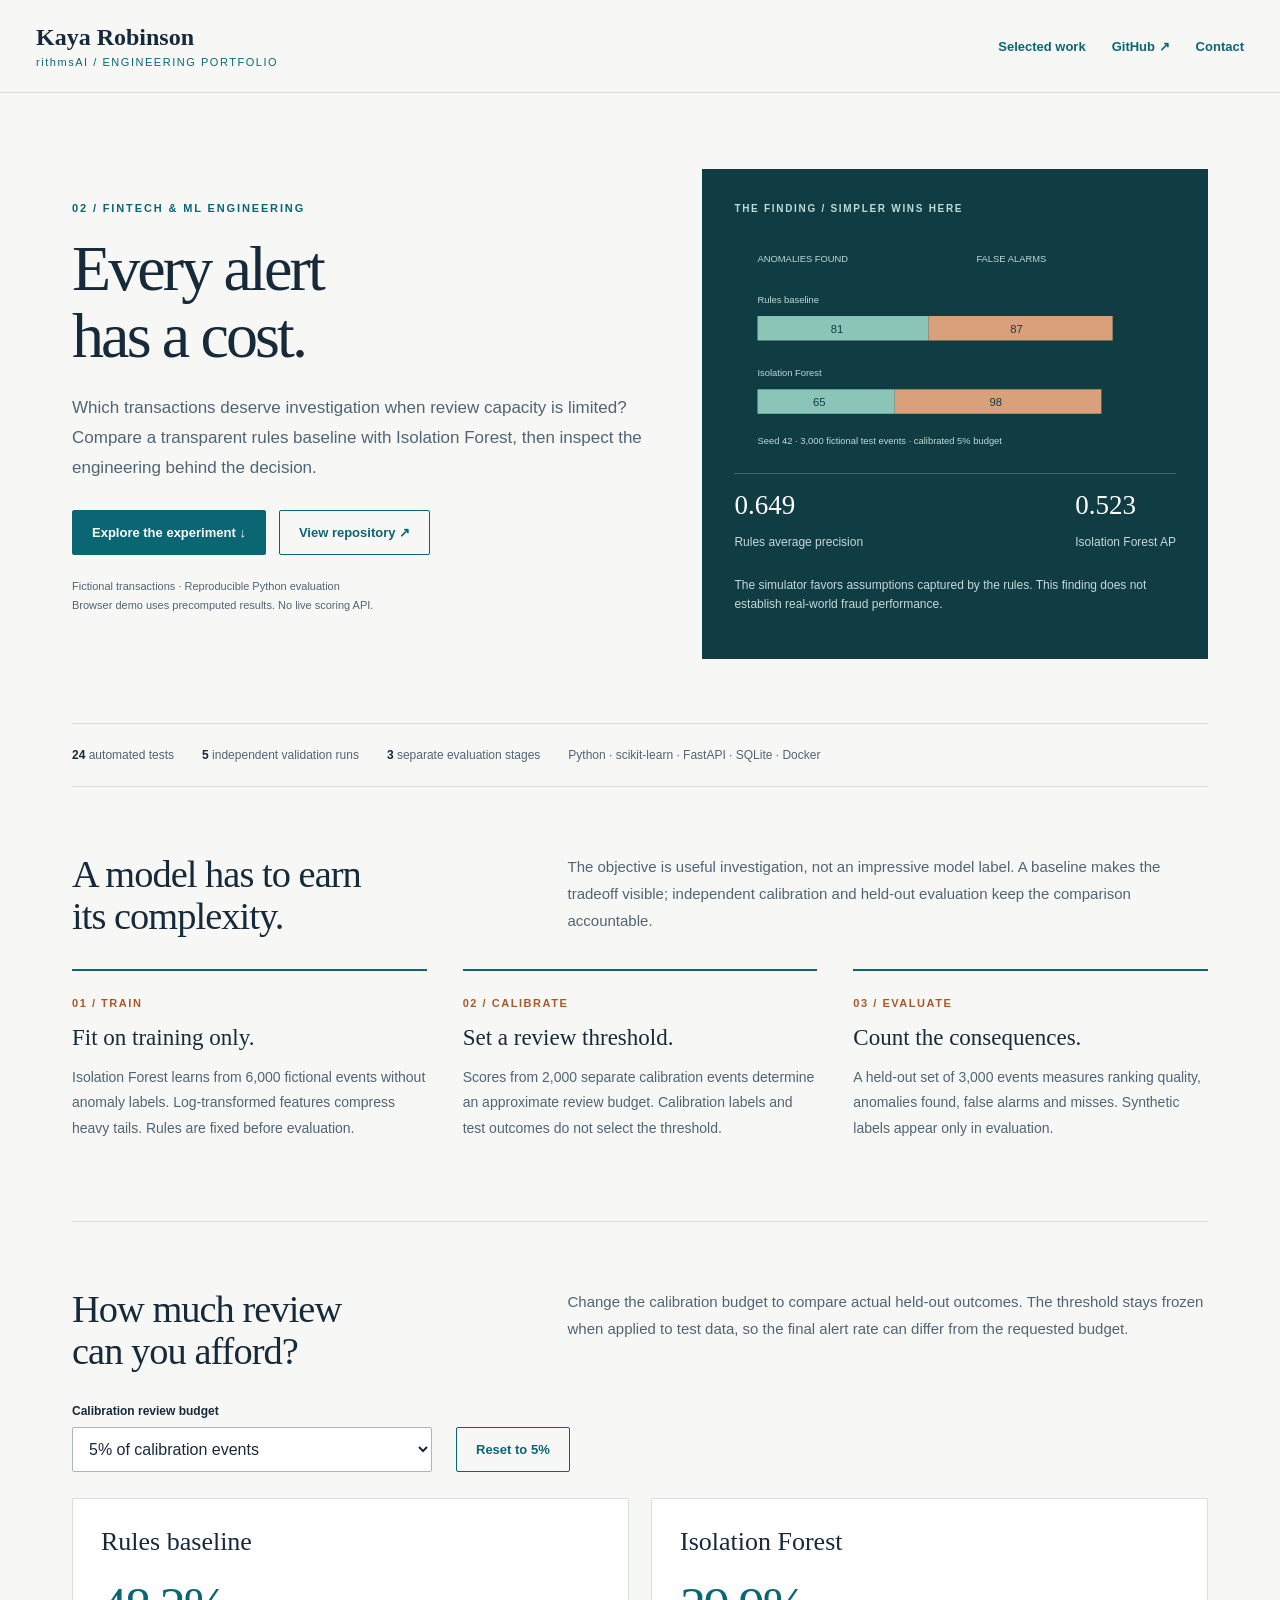
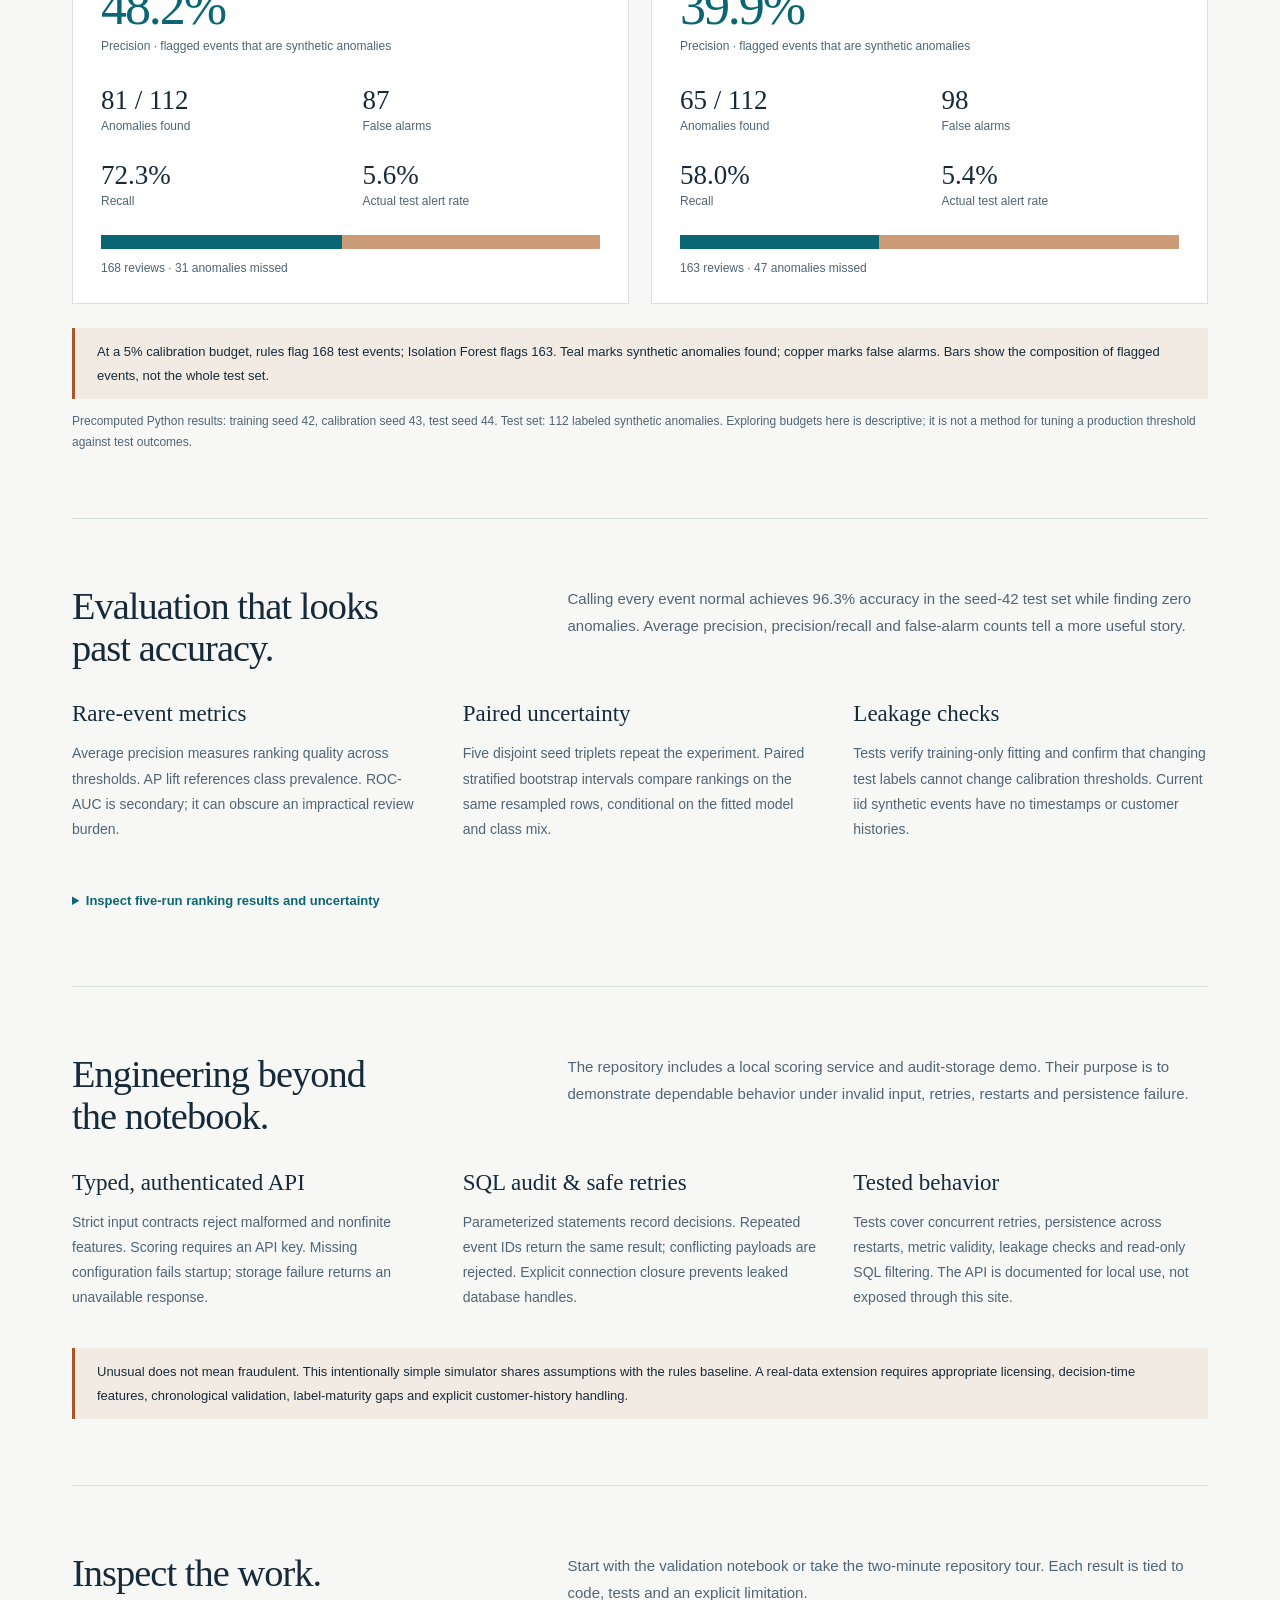
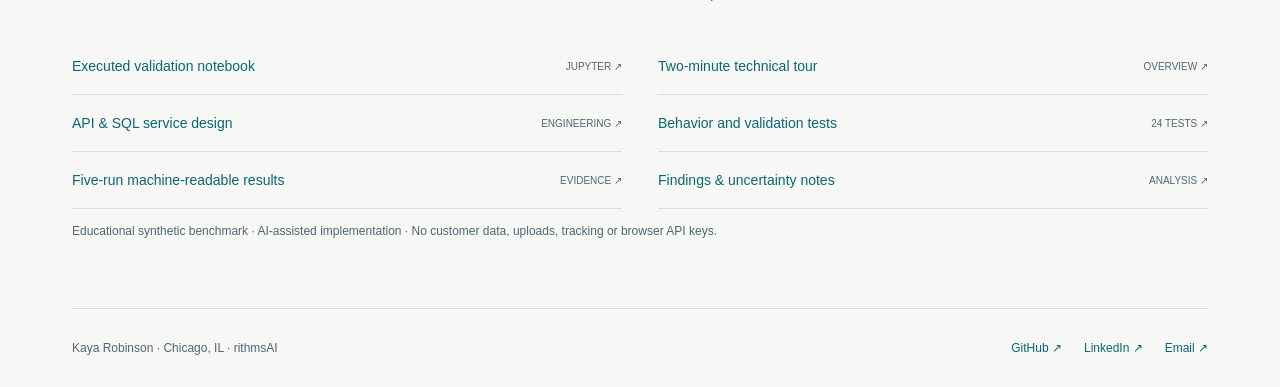
<file: index.html>
<!doctype html><html lang="en"><head><meta charset="utf-8"><meta name="viewport" content="width=device-width,initial-scale=1"><meta name="description" content="A reproducible rules-versus-ML experiment with transparent review costs, safe API design and leakage checks."><meta name="theme-color" content="#103c44"><meta property="og:title" content="Transaction Anomaly Lab"><meta property="og:description" content="A reproducible rules-versus-ML experiment with transparent review costs, safe API design and leakage checks."><title>Transaction Anomaly Lab | Kaya Robinson · rithmsAI</title><link rel="icon" href="assets/favicon.svg" type="image/svg+xml"><link rel="stylesheet" href="assets/site.css"></head><body><a class="skip" href="#main">Skip to content</a><header class="topbar"><a class="brand" href="https://rithmsai.github.io/tripleten-portfolio/">Kaya Robinson<small>rithmsAI / ENGINEERING PORTFOLIO</small></a><nav aria-label="Main navigation"><a href="https://rithmsai.github.io/tripleten-portfolio/#projects">Selected work</a><a href="https://github.com/rithmsAI">GitHub ↗</a><a href="mailto:builtbykaya.ai@gmail.com">Contact</a></nav></header><main id="main" class="wrap"><div class="hero"><div><p class="eyebrow">02 / FinTech &amp; ML engineering</p><h1>Every alert<br>has a cost.</h1><p class="lede">Which transactions deserve investigation when review capacity is limited? Compare a transparent rules baseline with Isolation Forest, then inspect the engineering behind the decision.</p><div class="actions"><a class="button" href="#explore">Explore the experiment ↓</a><a class="button secondary" href="https://github.com/rithmsAI/transaction-anomaly-lab">View repository ↗</a></div><p class="trust-line">Fictional transactions · Reproducible Python evaluation<br>Browser demo uses precomputed results. No live scoring API.</p></div><aside class="hero-art"><p class="eyebrow">The finding / simpler wins here</p><svg viewBox="0 0 470 230" role="img" aria-label="Rules found 81 synthetic anomalies with 87 false alarms; Isolation Forest found 65 with 98 false alarms"><g class="chart-text"><text x="25" y="24">ANOMALIES FOUND</text><text x="258" y="24">FALSE ALARMS</text><text x="25" y="68">Rules baseline</text><text x="25" y="146">Isolation Forest</text></g><rect x="25" y="82" width="182" height="26" fill="#8bc5b8"/><rect x="207" y="82" width="196" height="26" fill="#d8a17b"/><rect x="25" y="160" width="146" height="26" fill="#8bc5b8"/><rect x="171" y="160" width="220" height="26" fill="#d8a17b"/><g fill="#103c44" font-family="Arial,sans-serif" font-size="12"><text x="103" y="100">81</text><text x="294" y="100">87</text><text x="84" y="178">65</text><text x="272" y="178">98</text></g><text x="25" y="218" class="chart-text">Seed 42 · 3,000 fictional test events · calibrated 5% budget</text></svg><div class="art-caption"><div><strong>0.649</strong><p>Rules average precision</p></div><div><strong>0.523</strong><p>Isolation Forest AP</p></div></div><p>The simulator favors assumptions captured by the rules. This finding does not establish real-world fraud performance.</p></aside></div><div class="meta"><span><strong>24</strong> automated tests</span><span><strong>5</strong> independent validation runs</span><span><strong>3</strong> separate evaluation stages</span><span>Python · scikit-learn · FastAPI · SQLite · Docker</span></div>
<section><div class="section-heading"><h2>A model has to earn<br>its complexity.</h2><p>The objective is useful investigation, not an impressive model label. A baseline makes the tradeoff visible; independent calibration and held-out evaluation keep the comparison accountable.</p></div><div class="detail-grid"><div class="step"><small>01 / TRAIN</small><h3>Fit on training only.</h3><p>Isolation Forest learns from 6,000 fictional events without anomaly labels. Log-transformed features compress heavy tails. Rules are fixed before evaluation.</p></div><div class="step"><small>02 / CALIBRATE</small><h3>Set a review threshold.</h3><p>Scores from 2,000 separate calibration events determine an approximate review budget. Calibration labels and test outcomes do not select the threshold.</p></div><div class="step"><small>03 / EVALUATE</small><h3>Count the consequences.</h3><p>A held-out set of 3,000 events measures ranking quality, anomalies found, false alarms and misses. Synthetic labels appear only in evaluation.</p></div></div></section>
<section id="explore"><div class="section-heading"><h2>How much review<br>can you afford?</h2><p>Change the calibration budget to compare actual held-out outcomes. The threshold stays frozen when applied to test data, so the final alert rate can differ from the requested budget.</p></div><div class="controls"><div class="control" style="max-width:360px"><label for="budget">Calibration review budget</label><select id="budget"><option value="1">1% of calibration events</option><option value="2">2% of calibration events</option><option value="5" selected>5% of calibration events</option><option value="10">10% of calibration events</option><option value="20">20% of calibration events</option></select></div><button type="button" class="button secondary" id="reset">Reset to 5%</button></div><div class="result-grid" id="results" aria-live="polite" aria-atomic="true"></div><div class="note"><span id="insight"></span> Teal marks synthetic anomalies found; copper marks false alarms. Bars show the composition of flagged events, not the whole test set.</div><p class="chart-note">Precomputed Python results: training seed 42, calibration seed 43, test seed 44. Test set: 112 labeled synthetic anomalies. Exploring budgets here is descriptive; it is not a method for tuning a production threshold against test outcomes.</p></section>
<section><div class="section-heading"><h2>Evaluation that looks<br>past accuracy.</h2><p>Calling every event normal achieves 96.3% accuracy in the seed-42 test set while finding zero anomalies. Average precision, precision/recall and false-alarm counts tell a more useful story.</p></div><div class="detail-grid"><div><h3>Rare-event metrics</h3><p>Average precision measures ranking quality across thresholds. AP lift references class prevalence. ROC-AUC is secondary; it can obscure an impractical review burden.</p></div><div><h3>Paired uncertainty</h3><p>Five disjoint seed triplets repeat the experiment. Paired stratified bootstrap intervals compare rankings on the same resampled rows, conditional on the fitted model and class mix.</p></div><div><h3>Leakage checks</h3><p>Tests verify training-only fitting and confirm that changing test labels cannot change calibration thresholds. Current iid synthetic events have no timestamps or customer histories.</p></div></div><details><summary>Inspect five-run ranking results and uncertainty</summary><div class="table-scroll"><table><thead><tr><th>Base seed</th><th>Rules AP</th><th>Isolation Forest AP</th><th>95% interval: rules minus ML AP</th></tr></thead><tbody><tr><td>42</td><td>0.6493</td><td>0.5234</td><td>0.0559 to 0.1992</td></tr><tr><td>142</td><td>0.7011</td><td>0.5249</td><td>0.1006 to 0.2424</td></tr><tr><td>242</td><td>0.6709</td><td>0.4352</td><td>0.1532 to 0.3054</td></tr><tr><td>342</td><td>0.7378</td><td>0.4969</td><td>0.1592 to 0.3203</td></tr><tr><td>442</td><td>0.6877</td><td>0.5143</td><td>0.0978 to 0.2455</td></tr></tbody></table></div><p class="chart-note">300 paired stratified bootstrap replicates per run. Intervals do not represent full training uncertainty or guarantees about real financial populations.</p></details></section>
<section><div class="section-heading"><h2>Engineering beyond<br>the notebook.</h2><p>The repository includes a local scoring service and audit-storage demo. Their purpose is to demonstrate dependable behavior under invalid input, retries, restarts and persistence failure.</p></div><div class="detail-grid"><div><h3>Typed, authenticated API</h3><p>Strict input contracts reject malformed and nonfinite features. Scoring requires an API key. Missing configuration fails startup; storage failure returns an unavailable response.</p></div><div><h3>SQL audit &amp; safe retries</h3><p>Parameterized statements record decisions. Repeated event IDs return the same result; conflicting payloads are rejected. Explicit connection closure prevents leaked database handles.</p></div><div><h3>Tested behavior</h3><p>Tests cover concurrent retries, persistence across restarts, metric validity, leakage checks and read-only SQL filtering. The API is documented for local use, not exposed through this site.</p></div></div><div class="note">Unusual does not mean fraudulent. This intentionally simple simulator shares assumptions with the rules baseline. A real-data extension requires appropriate licensing, decision-time features, chronological validation, label-maturity gaps and explicit customer-history handling.</div></section>
<section><div class="section-heading"><h2>Inspect the work.</h2><p>Start with the validation notebook or take the two-minute repository tour. Each result is tied to code, tests and an explicit limitation.</p></div><div class="evidence-list"><a href="https://github.com/rithmsAI/transaction-anomaly-lab/blob/main/notebooks/01_validation.ipynb">Executed validation notebook <small>JUPYTER ↗</small></a><a href="https://github.com/rithmsAI/transaction-anomaly-lab/blob/main/docs/RECRUITER.md">Two-minute technical tour <small>OVERVIEW ↗</small></a><a href="https://github.com/rithmsAI/transaction-anomaly-lab/blob/main/docs/SERVICE.md">API &amp; SQL service design <small>ENGINEERING ↗</small></a><a href="https://github.com/rithmsAI/transaction-anomaly-lab/tree/main/tests">Behavior and validation tests <small>24 TESTS ↗</small></a><a href="https://github.com/rithmsAI/transaction-anomaly-lab/blob/main/reports/validation_audit.json">Five-run machine-readable results <small>EVIDENCE ↗</small></a><a href="https://github.com/rithmsAI/transaction-anomaly-lab/blob/main/reports/extension_findings.md">Findings &amp; uncertainty notes <small>ANALYSIS ↗</small></a></div><p class="chart-note">Educational synthetic benchmark · AI-assisted implementation · No customer data, uploads, tracking or browser API keys.</p></section></main><script>const transactionData={"Rules baseline": {"1": {"average_precision": 0.6493297881690492, "precision": 0.8695652173913043, "recall": 0.17857142857142858, "alert_rate": 0.007666666666666666, "true_positives": 20, "false_positives": 3, "false_negatives": 92, "true_negatives": 2885, "threshold": 1.8528500921305004}, "2": {"average_precision": 0.6493297881690492, "precision": 0.8627450980392157, "recall": 0.39285714285714285, "alert_rate": 0.017, "true_positives": 44, "false_positives": 7, "false_negatives": 68, "true_negatives": 2881, "threshold": 1.497238118410778}, "5": {"average_precision": 0.6493297881690492, "precision": 0.48214285714285715, "recall": 0.7232142857142857, "alert_rate": 0.056, "true_positives": 81, "false_positives": 87, "false_negatives": 31, "true_negatives": 2801, "threshold": 0.9380492698410248}, "10": {"average_precision": 0.6493297881690492, "precision": 0.2830188679245283, "recall": 0.8035714285714286, "alert_rate": 0.106, "true_positives": 90, "false_positives": 228, "false_negatives": 22, "true_negatives": 2660, "threshold": 0.7043103581028455}, "20": {"average_precision": 0.6493297881690492, "precision": 0.15458937198067632, "recall": 0.8571428571428571, "alert_rate": 0.207, "true_positives": 96, "false_positives": 525, "false_negatives": 16, "true_negatives": 2363, "threshold": 0.5245555538041005}}, "Isolation Forest": {"1": {"average_precision": 0.5234411396043356, "precision": 0.7575757575757576, "recall": 0.22321428571428573, "alert_rate": 0.011, "true_positives": 25, "false_positives": 8, "false_negatives": 87, "true_negatives": 2880, "threshold": 0.6253226835110653}, "2": {"average_precision": 0.5234411396043356, "precision": 0.6545454545454545, "recall": 0.32142857142857145, "alert_rate": 0.018333333333333333, "true_positives": 36, "false_positives": 19, "false_negatives": 76, "true_negatives": 2869, "threshold": 0.6054932284518679}, "5": {"average_precision": 0.5234411396043356, "precision": 0.3987730061349693, "recall": 0.5803571428571429, "alert_rate": 0.05433333333333333, "true_positives": 65, "false_positives": 98, "false_negatives": 47, "true_negatives": 2790, "threshold": 0.5628804906683844}, "10": {"average_precision": 0.5234411396043356, "precision": 0.2783171521035599, "recall": 0.7678571428571429, "alert_rate": 0.103, "true_positives": 86, "false_positives": 223, "false_negatives": 26, "true_negatives": 2665, "threshold": 0.5330181035721915}, "20": {"average_precision": 0.5234411396043356, "precision": 0.15705128205128205, "recall": 0.875, "alert_rate": 0.208, "true_positives": 98, "false_positives": 526, "false_negatives": 14, "true_negatives": 2362, "threshold": 0.5010664312351618}}};</script><script src="assets/transactions.js"></script><footer><span>Kaya Robinson · Chicago, IL · rithmsAI</span><div class="footer-links"><a href="https://github.com/rithmsAI">GitHub ↗</a><a href="https://linkedin.com/in/kayarobinson-ai">LinkedIn ↗</a><a href="mailto:builtbykaya.ai@gmail.com">Email ↗</a></div></footer></body></html>
</file>
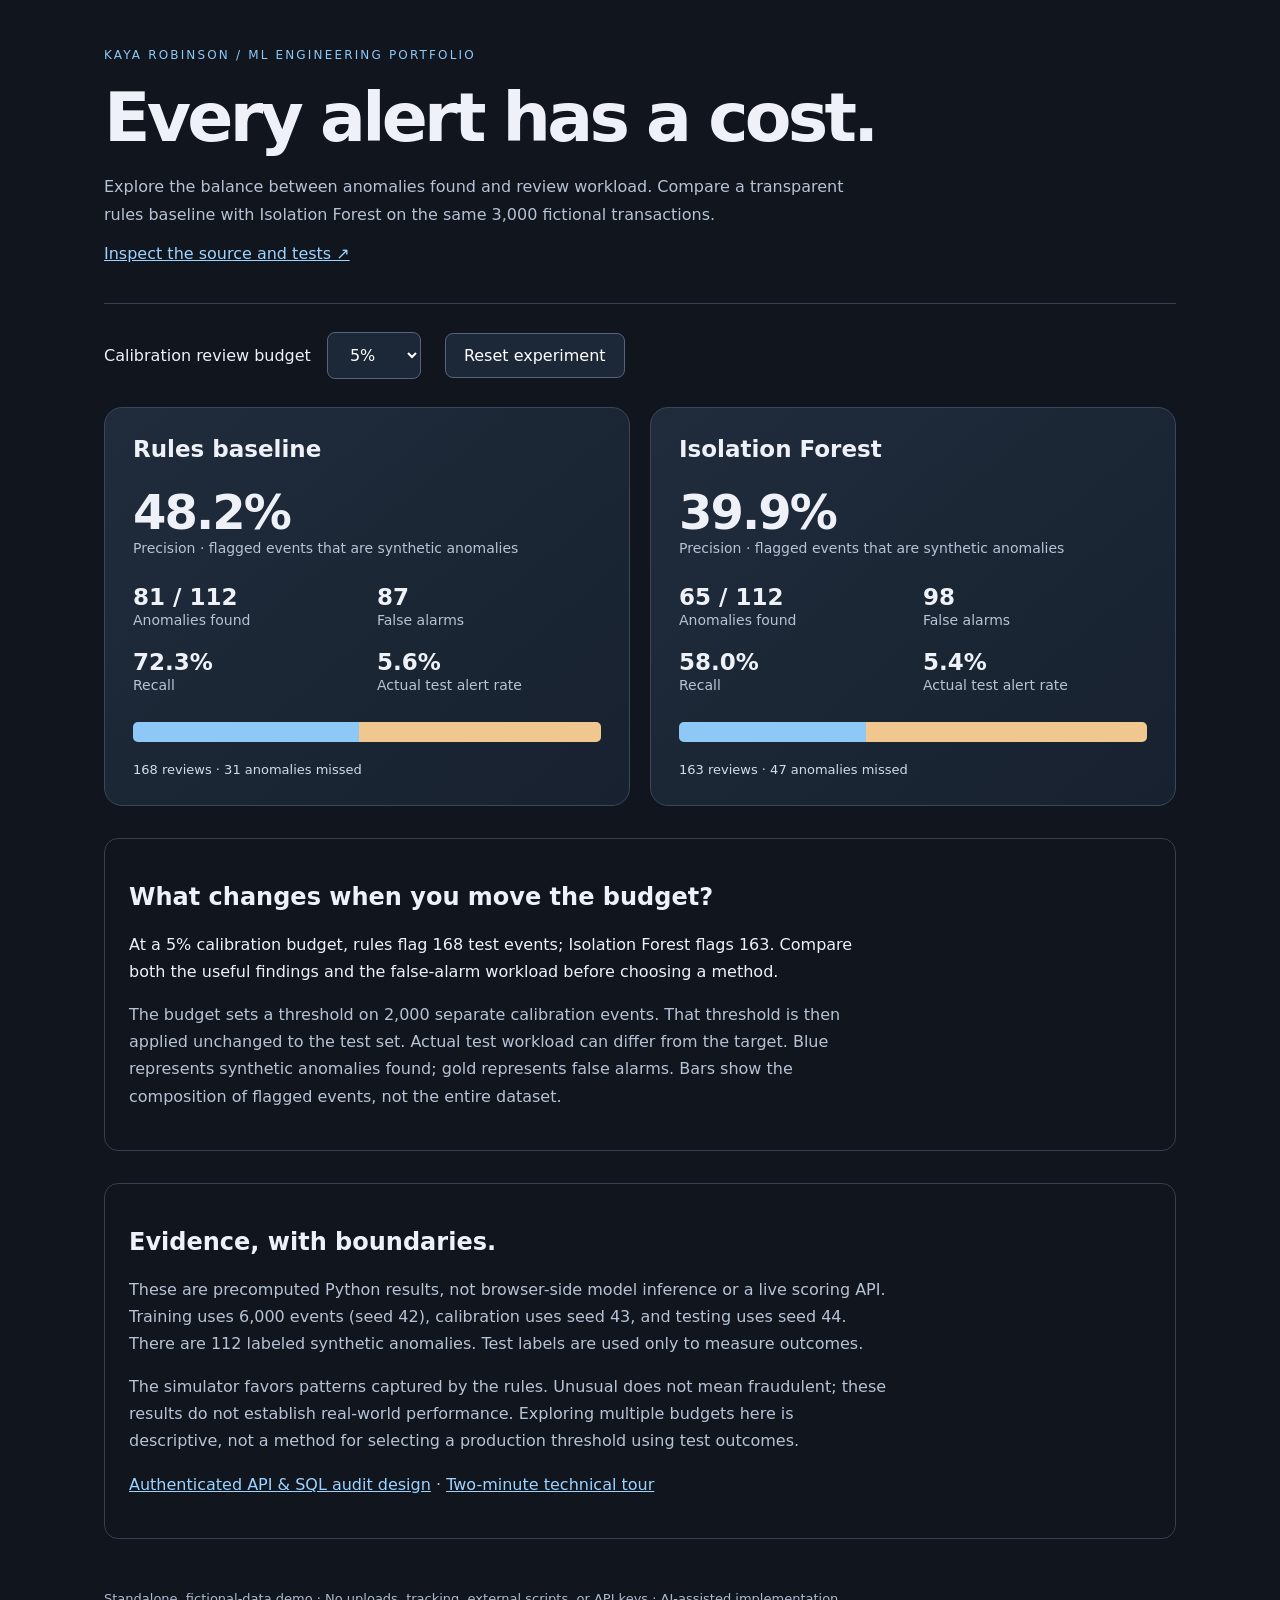
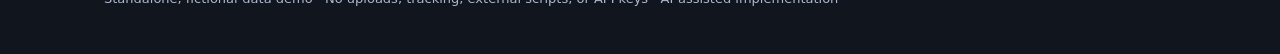
<file: demo/index.html>
<!doctype html>
<html lang="en"><head><meta charset="utf-8"><meta name="viewport" content="width=device-width, initial-scale=1"><title>Transaction Anomaly Lab · Experiment explorer</title>
<style>
:root{color-scheme:dark;font-family:system-ui,sans-serif;background:#10151e;color:#eef2f8}*{box-sizing:border-box}body{margin:0}main{max-width:1120px;margin:auto;padding:48px 24px}header{border-bottom:1px solid #354051;padding-bottom:40px}.eyebrow{font-size:12px;letter-spacing:.18em;color:#8ec8f6;text-transform:uppercase}h1{font-size:clamp(38px,6vw,68px);letter-spacing:-.055em;line-height:1.05;max-width:800px;margin:20px 0}p{line-height:1.7;color:#b7c3d4;max-width:760px}a{color:#9dd3ff}a:focus-visible,select:focus-visible,button:focus-visible{outline:3px solid #f0c78e;outline-offset:4px}.controls{display:flex;gap:24px;align-items:center;flex-wrap:wrap;padding:28px 0}select,button{font:inherit;padding:12px 18px;border-radius:8px;border:1px solid #55647b;background:#1c2838;color:#fff}label{display:flex;align-items:center;gap:16px}.grid{display:grid;grid-template-columns:1fr 1fr;gap:20px}.card{background:linear-gradient(140deg,#202c3c,#17212f);border:1px solid #3a485c;border-radius:18px;padding:28px}.card h2{margin:0 0 22px;font-size:23px}.big{font-size:48px;font-weight:650;letter-spacing:-.04em}.caption{color:#b7c3d4;font-size:14px}.stats{display:grid;grid-template-columns:1fr 1fr;gap:20px;margin:28px 0}.stats strong{display:block;font-size:23px}.bar{height:20px;border-radius:5px;overflow:hidden;background:#39465b;display:flex;margin:20px 0}.found{background:#8ec8f6}.false{background:#f0c78e}.legend{font-size:13px;color:#d3dce8}section.notes{margin:32px 0;padding:24px;border:1px solid #354051;border-radius:14px}footer{padding-top:20px;font-size:13px;color:#aebacc}#insight{color:#eef2f8} @media(max-width:650px){.grid{grid-template-columns:1fr}main{padding:30px 18px}.card{padding:22px}}
</style></head><body><main>
<header><div class="eyebrow">Kaya Robinson / ML engineering portfolio</div><h1>Every alert has a cost.</h1><p>Explore the balance between anomalies found and review workload. Compare a transparent rules baseline with Isolation Forest on the same 3,000 fictional transactions.</p><a href="https://github.com/rithmsAI/transaction-anomaly-lab">Inspect the source and tests ↗</a></header>
<div class="controls"><label for="budget">Calibration review budget <select id="budget"><option value="1">1%</option><option value="2">2%</option><option value="5" selected>5%</option><option value="10">10%</option><option value="20">20%</option></select></label><button id="reset" type="button">Reset experiment</button></div>
<div id="results" class="grid" aria-live="polite" aria-atomic="true"></div>
<section class="notes"><h2>What changes when you move the budget?</h2><p id="insight"></p><p>The budget sets a threshold on 2,000 separate calibration events. That threshold is then applied unchanged to the test set. Actual test workload can differ from the target. Blue represents synthetic anomalies found; gold represents false alarms. Bars show the composition of flagged events, not the entire dataset.</p></section>
<section class="notes"><h2>Evidence, with boundaries.</h2><p>These are precomputed Python results, not browser-side model inference or a live scoring API. Training uses 6,000 events (seed 42), calibration uses seed 43, and testing uses seed 44. There are 112 labeled synthetic anomalies. Test labels are used only to measure outcomes.</p><p>The simulator favors patterns captured by the rules. Unusual does not mean fraudulent; these results do not establish real-world performance. Exploring multiple budgets here is descriptive, not a method for selecting a production threshold using test outcomes.</p><p><a href="https://github.com/rithmsAI/transaction-anomaly-lab/blob/main/docs/SERVICE.md">Authenticated API & SQL audit design</a> · <a href="https://github.com/rithmsAI/transaction-anomaly-lab/blob/main/docs/RECRUITER.md">Two-minute technical tour</a></p></section>
<footer>Standalone, fictional-data demo · No uploads, tracking, external scripts, or API keys · AI-assisted implementation</footer>
</main><script>
const data = {"Rules baseline": {"1": {"average_precision": 0.6493297881690492, "precision": 0.8695652173913043, "recall": 0.17857142857142858, "alert_rate": 0.007666666666666666, "true_positives": 20, "false_positives": 3, "false_negatives": 92, "true_negatives": 2885, "threshold": 1.8528500921305004}, "2": {"average_precision": 0.6493297881690492, "precision": 0.8627450980392157, "recall": 0.39285714285714285, "alert_rate": 0.017, "true_positives": 44, "false_positives": 7, "false_negatives": 68, "true_negatives": 2881, "threshold": 1.497238118410778}, "5": {"average_precision": 0.6493297881690492, "precision": 0.48214285714285715, "recall": 0.7232142857142857, "alert_rate": 0.056, "true_positives": 81, "false_positives": 87, "false_negatives": 31, "true_negatives": 2801, "threshold": 0.9380492698410248}, "10": {"average_precision": 0.6493297881690492, "precision": 0.2830188679245283, "recall": 0.8035714285714286, "alert_rate": 0.106, "true_positives": 90, "false_positives": 228, "false_negatives": 22, "true_negatives": 2660, "threshold": 0.7043103581028455}, "20": {"average_precision": 0.6493297881690492, "precision": 0.15458937198067632, "recall": 0.8571428571428571, "alert_rate": 0.207, "true_positives": 96, "false_positives": 525, "false_negatives": 16, "true_negatives": 2363, "threshold": 0.5245555538041005}}, "Isolation Forest": {"1": {"average_precision": 0.5234411396043356, "precision": 0.7575757575757576, "recall": 0.22321428571428573, "alert_rate": 0.011, "true_positives": 25, "false_positives": 8, "false_negatives": 87, "true_negatives": 2880, "threshold": 0.6253226835110653}, "2": {"average_precision": 0.5234411396043356, "precision": 0.6545454545454545, "recall": 0.32142857142857145, "alert_rate": 0.018333333333333333, "true_positives": 36, "false_positives": 19, "false_negatives": 76, "true_negatives": 2869, "threshold": 0.6054932284518679}, "5": {"average_precision": 0.5234411396043356, "precision": 0.3987730061349693, "recall": 0.5803571428571429, "alert_rate": 0.05433333333333333, "true_positives": 65, "false_positives": 98, "false_negatives": 47, "true_negatives": 2790, "threshold": 0.5628804906683844}, "10": {"average_precision": 0.5234411396043356, "precision": 0.2783171521035599, "recall": 0.7678571428571429, "alert_rate": 0.103, "true_positives": 86, "false_positives": 223, "false_negatives": 26, "true_negatives": 2665, "threshold": 0.5330181035721915}, "20": {"average_precision": 0.5234411396043356, "precision": 0.15705128205128205, "recall": 0.875, "alert_rate": 0.208, "true_positives": 98, "false_positives": 526, "false_negatives": 14, "true_negatives": 2362, "threshold": 0.5010664312351618}}};
const pct = n => (n*100).toFixed(1)+'%';
function render(){const b=document.getElementById('budget').value;document.getElementById('results').innerHTML=Object.entries(data).map(([name,values])=>{const m=values[b], alerts=m.true_positives+m.false_positives;return `<article class="card"><h2>${name}</h2><div class="big">${pct(m.precision)}</div><div class="caption">Precision · flagged events that are synthetic anomalies</div><div class="stats"><div><strong>${m.true_positives} / 112</strong><span class="caption">Anomalies found</span></div><div><strong>${m.false_positives}</strong><span class="caption">False alarms</span></div><div><strong>${pct(m.recall)}</strong><span class="caption">Recall</span></div><div><strong>${pct(m.alert_rate)}</strong><span class="caption">Actual test alert rate</span></div></div><div class="bar" aria-hidden="true"><div class="found" style="width:${m.precision*100}%"></div><div class="false" style="width:${(1-m.precision)*100}%"></div></div><div class="legend">${alerts} reviews · ${m.false_negatives} anomalies missed</div></article>`}).join('');document.getElementById('insight').textContent=`At a ${b}% calibration budget, rules flag ${data['Rules baseline'][b].true_positives+data['Rules baseline'][b].false_positives} test events; Isolation Forest flags ${data['Isolation Forest'][b].true_positives+data['Isolation Forest'][b].false_positives}. Compare both the useful findings and the false-alarm workload before choosing a method.`;}
document.getElementById('budget').addEventListener('change',render);document.getElementById('reset').addEventListener('click',()=>{document.getElementById('budget').value='5';render()});render();
</script></body></html>
</file>
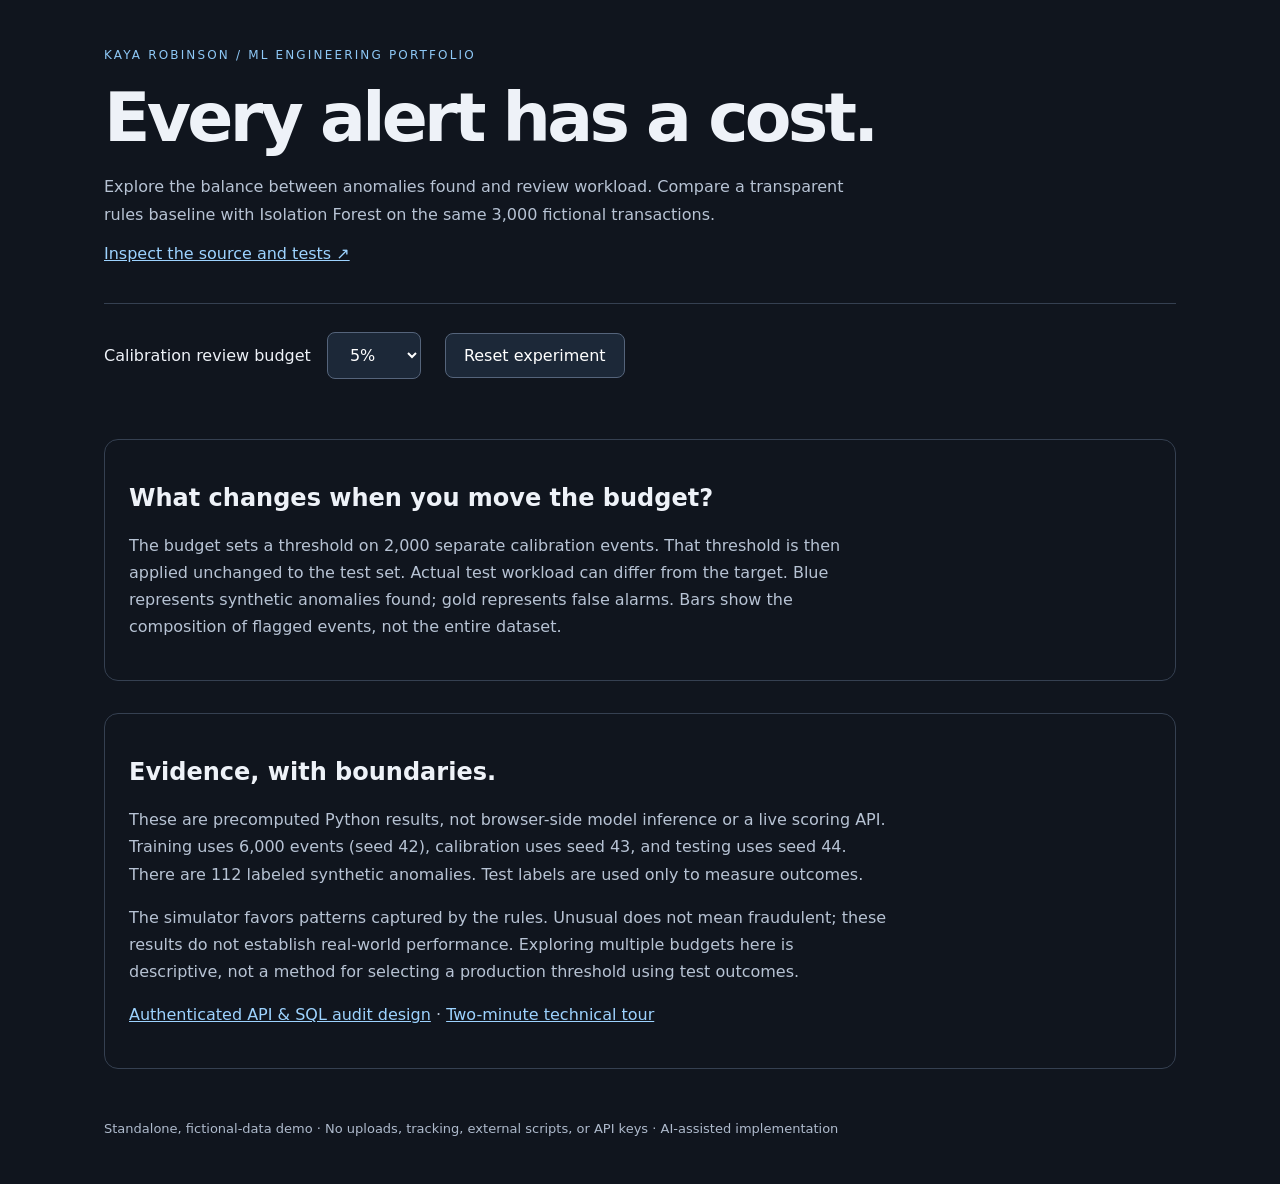
<file: demo/template.html>
<!doctype html>
<html lang="en"><head><meta charset="utf-8"><meta name="viewport" content="width=device-width, initial-scale=1"><title>Transaction Anomaly Lab · Experiment explorer</title>
<style>
:root{color-scheme:dark;font-family:system-ui,sans-serif;background:#10151e;color:#eef2f8}*{box-sizing:border-box}body{margin:0}main{max-width:1120px;margin:auto;padding:48px 24px}header{border-bottom:1px solid #354051;padding-bottom:40px}.eyebrow{font-size:12px;letter-spacing:.18em;color:#8ec8f6;text-transform:uppercase}h1{font-size:clamp(38px,6vw,68px);letter-spacing:-.055em;line-height:1.05;max-width:800px;margin:20px 0}p{line-height:1.7;color:#b7c3d4;max-width:760px}a{color:#9dd3ff}a:focus-visible,select:focus-visible,button:focus-visible{outline:3px solid #f0c78e;outline-offset:4px}.controls{display:flex;gap:24px;align-items:center;flex-wrap:wrap;padding:28px 0}select,button{font:inherit;padding:12px 18px;border-radius:8px;border:1px solid #55647b;background:#1c2838;color:#fff}label{display:flex;align-items:center;gap:16px}.grid{display:grid;grid-template-columns:1fr 1fr;gap:20px}.card{background:linear-gradient(140deg,#202c3c,#17212f);border:1px solid #3a485c;border-radius:18px;padding:28px}.card h2{margin:0 0 22px;font-size:23px}.big{font-size:48px;font-weight:650;letter-spacing:-.04em}.caption{color:#b7c3d4;font-size:14px}.stats{display:grid;grid-template-columns:1fr 1fr;gap:20px;margin:28px 0}.stats strong{display:block;font-size:23px}.bar{height:20px;border-radius:5px;overflow:hidden;background:#39465b;display:flex;margin:20px 0}.found{background:#8ec8f6}.false{background:#f0c78e}.legend{font-size:13px;color:#d3dce8}section.notes{margin:32px 0;padding:24px;border:1px solid #354051;border-radius:14px}footer{padding-top:20px;font-size:13px;color:#aebacc}#insight{color:#eef2f8} @media(max-width:650px){.grid{grid-template-columns:1fr}main{padding:30px 18px}.card{padding:22px}}
</style></head><body><main>
<header><div class="eyebrow">Kaya Robinson / ML engineering portfolio</div><h1>Every alert has a cost.</h1><p>Explore the balance between anomalies found and review workload. Compare a transparent rules baseline with Isolation Forest on the same 3,000 fictional transactions.</p><a href="https://github.com/rithmsAI/transaction-anomaly-lab">Inspect the source and tests ↗</a></header>
<div class="controls"><label for="budget">Calibration review budget <select id="budget"><option value="1">1%</option><option value="2">2%</option><option value="5" selected>5%</option><option value="10">10%</option><option value="20">20%</option></select></label><button id="reset" type="button">Reset experiment</button></div>
<div id="results" class="grid" aria-live="polite" aria-atomic="true"></div>
<section class="notes"><h2>What changes when you move the budget?</h2><p id="insight"></p><p>The budget sets a threshold on 2,000 separate calibration events. That threshold is then applied unchanged to the test set. Actual test workload can differ from the target. Blue represents synthetic anomalies found; gold represents false alarms. Bars show the composition of flagged events, not the entire dataset.</p></section>
<section class="notes"><h2>Evidence, with boundaries.</h2><p>These are precomputed Python results, not browser-side model inference or a live scoring API. Training uses 6,000 events (seed 42), calibration uses seed 43, and testing uses seed 44. There are 112 labeled synthetic anomalies. Test labels are used only to measure outcomes.</p><p>The simulator favors patterns captured by the rules. Unusual does not mean fraudulent; these results do not establish real-world performance. Exploring multiple budgets here is descriptive, not a method for selecting a production threshold using test outcomes.</p><p><a href="https://github.com/rithmsAI/transaction-anomaly-lab/blob/main/docs/SERVICE.md">Authenticated API & SQL audit design</a> · <a href="https://github.com/rithmsAI/transaction-anomaly-lab/blob/main/docs/RECRUITER.md">Two-minute technical tour</a></p></section>
<footer>Standalone, fictional-data demo · No uploads, tracking, external scripts, or API keys · AI-assisted implementation</footer>
</main><script>
const data = __RESULTS__;
const pct = n => (n*100).toFixed(1)+'%';
function render(){const b=document.getElementById('budget').value;document.getElementById('results').innerHTML=Object.entries(data).map(([name,values])=>{const m=values[b], alerts=m.true_positives+m.false_positives;return `<article class="card"><h2>${name}</h2><div class="big">${pct(m.precision)}</div><div class="caption">Precision · flagged events that are synthetic anomalies</div><div class="stats"><div><strong>${m.true_positives} / 112</strong><span class="caption">Anomalies found</span></div><div><strong>${m.false_positives}</strong><span class="caption">False alarms</span></div><div><strong>${pct(m.recall)}</strong><span class="caption">Recall</span></div><div><strong>${pct(m.alert_rate)}</strong><span class="caption">Actual test alert rate</span></div></div><div class="bar" aria-hidden="true"><div class="found" style="width:${m.precision*100}%"></div><div class="false" style="width:${(1-m.precision)*100}%"></div></div><div class="legend">${alerts} reviews · ${m.false_negatives} anomalies missed</div></article>`}).join('');document.getElementById('insight').textContent=`At a ${b}% calibration budget, rules flag ${data['Rules baseline'][b].true_positives+data['Rules baseline'][b].false_positives} test events; Isolation Forest flags ${data['Isolation Forest'][b].true_positives+data['Isolation Forest'][b].false_positives}. Compare both the useful findings and the false-alarm workload before choosing a method.`;}
document.getElementById('budget').addEventListener('change',render);document.getElementById('reset').addEventListener('click',()=>{document.getElementById('budget').value='5';render()});render();
</script></body></html>
</file>
<file: assets/site.css>
:root{--ink:#172a3a;--muted:#506474;--teal:#0b6674;--deep:#103c44;--copper:#a95729;--paper:#f7f8f6;--line:#d7e0df;--wash:#e8f0ee;--white:#fff;color-scheme:light;font-family:"Trebuchet MS",Arial,sans-serif;color:var(--ink);background:var(--paper)}
*{box-sizing:border-box}html{scroll-behavior:smooth;scroll-padding-top:100px}body{margin:0}a{color:var(--teal);text-underline-offset:4px}a:hover{color:var(--copper)}button,input,select{font:inherit}button,select{cursor:pointer}a:focus-visible,button:focus-visible,input:focus-visible,select:focus-visible,summary:focus-visible{outline:3px solid var(--copper);outline-offset:5px}.skip{position:absolute;top:-60px;left:20px;background:#fff;padding:12px;z-index:10}.skip:focus{top:8px}.topbar{max-width:1280px;margin:auto;padding:24px 36px;display:flex;align-items:center;justify-content:space-between;gap:24px;border-bottom:1px solid var(--line)}.brand{text-decoration:none;color:var(--ink);font:700 24px Georgia,serif}.brand small{font:11px Arial,sans-serif;letter-spacing:.14em;display:block;margin-top:5px;color:var(--teal)}nav{display:flex;gap:26px;flex-wrap:wrap}nav a{font-size:13px;text-decoration:none;font-weight:bold}.wrap{max-width:1208px;margin:auto;padding:0 36px}main{min-height:70vh}.eyebrow{text-transform:uppercase;letter-spacing:.17em;font:700 11px Arial,sans-serif;color:var(--teal);margin:0 0 22px}.hero{padding:76px 0 64px;display:grid;grid-template-columns:1.14fr 1fr;align-items:center;gap:54px}.hero h1{font:400 clamp(44px,5vw,70px)/1.04 Georgia,serif;letter-spacing:-.045em;margin:0 0 24px;max-width:800px}.hero .lede{font-size:17px;line-height:1.75;max-width:600px;color:var(--muted)}.actions{display:flex;gap:13px;flex-wrap:wrap;margin-top:28px;align-items:center}.button{display:inline-flex;align-items:center;gap:15px;padding:14px 19px;border:1px solid var(--teal);font-size:13px;font-weight:bold;text-decoration:none;background:var(--teal);color:#fff;border-radius:2px}.button:hover{background:var(--deep);color:#fff}.button.secondary{background:transparent;color:var(--teal)}.hero-art{background:var(--deep);padding:32px;color:#fff;min-width:0;position:relative}.hero-art .eyebrow{color:#bedbd5;font-size:10px}.hero-art h2{font:400 32px/1.18 Georgia,serif;margin:24px 0}.hero-art p{font-size:12px;line-height:1.6;color:#c5d9d9}.hero-art svg{width:100%;height:auto;display:block}.art-caption{border-top:1px solid #42646a;padding-top:16px;margin-top:18px;display:flex;justify-content:space-between;gap:10px}.art-caption strong{font:400 27px Georgia,serif;color:#fff}.meta{display:flex;flex-wrap:wrap;gap:10px 28px;padding:24px 0;border-top:1px solid var(--line);border-bottom:1px solid var(--line);font-size:12px;color:var(--muted)}.meta span strong{color:var(--ink)}section{padding:66px 0;border-bottom:1px solid var(--line)}.section-heading{display:grid;grid-template-columns:1fr 1.4fr;gap:38px;margin-bottom:32px}.section-heading h2{font:400 clamp(30px,3vw,42px)/1.1 Georgia,serif;letter-spacing:-.025em;margin:0}.section-heading p{margin:0;color:var(--muted);line-height:1.8;font-size:15px}.project-feature{display:grid;grid-template-columns:1fr 1fr;gap:48px;padding:42px 0;border-top:1px solid var(--line);align-items:center}.project-feature h3{font:400 35px/1.1 Georgia,serif;margin:16px 0}.project-feature p{line-height:1.8;color:var(--muted);font-size:15px}.project-visual{background:var(--wash);padding:28px;min-width:0}.project-visual svg{width:100%;display:block}.project-kicker{color:var(--teal);letter-spacing:.12em;font-size:10px;text-transform:uppercase}.project-proof{display:flex;flex-wrap:wrap;gap:10px 22px;font-size:12px;border-top:1px solid var(--line);padding-top:18px;margin-top:20px}.project-proof strong{color:var(--teal)}.link-arrow{text-decoration:none;font-weight:bold;font-size:13px}.detail-grid{display:grid;grid-template-columns:1fr 1fr 1fr;gap:36px}.detail-grid h3{font:400 23px Georgia,serif;margin:0 0 14px}.detail-grid p,.prose p{font-size:14px;line-height:1.8;color:var(--muted)}.step{border-top:2px solid var(--teal);padding-top:22px}.step small{color:var(--copper);font:700 11px Arial,sans-serif;letter-spacing:.14em}.step h3{margin-top:14px}.controls{display:flex;gap:24px;align-items:end;flex-wrap:wrap;margin:22px 0 26px}.control{display:grid;gap:9px;flex:1;min-width:160px}.control label,.control-label{font-size:12px;font-weight:bold;color:var(--ink)}select{border:1px solid #a9b9b8;padding:12px;background:#fff;color:var(--ink);border-radius:2px;width:100%}.chart-panel{background:#fff;border:1px solid var(--line);padding:28px}.bar-row{display:grid;grid-template-columns:140px 1fr 110px;gap:20px;align-items:center;margin:14px 0;font-size:13px}.bar-track{height:17px;background:#edf2f0}.bar-fill{height:100%;background:var(--teal);min-width:2px}.bar-value{text-align:right;font-variant-numeric:tabular-nums}.chart-note{font-size:12px;color:var(--muted);line-height:1.7;margin-bottom:0}.data-summary{display:flex;align-items:baseline;gap:18px;flex-wrap:wrap;padding:0 0 20px;border-bottom:1px solid var(--line);margin-bottom:24px}.data-summary strong{font:400 36px Georgia,serif;color:var(--teal)}.data-summary span{font-size:13px;color:var(--muted)}.result-grid{display:grid;grid-template-columns:1fr 1fr;gap:22px}.result-card{padding:28px;background:#fff;border:1px solid var(--line)}.result-card h3{font:400 26px Georgia,serif;margin:0 0 20px}.big{font:400 52px Georgia,serif;color:var(--teal);letter-spacing:-.04em}.caption{font-size:12px;color:var(--muted);line-height:1.7}.stats{display:grid;grid-template-columns:1fr 1fr;gap:24px;margin-top:28px}.stats strong{display:block;font:400 27px Georgia,serif}.bar{height:14px;display:flex;background:var(--wash);margin:24px 0 12px}.found{background:var(--teal)}.false{background:#cc9b77}.legend{font-size:12px;color:var(--muted)}.note{border-left:3px solid var(--copper);padding:12px 22px;background:#f1ebe4;color:var(--ink);font-size:13px;line-height:1.8;margin-top:24px}.scenario{background:var(--deep);color:#fff;padding:32px;display:grid;grid-template-columns:1fr 1fr;gap:40px}.scenario h3{font:400 26px Georgia,serif;margin:0 0 20px}.scenario label{display:flex;justify-content:space-between;font-size:13px;margin:20px 0 12px}.scenario input{width:100%;accent-color:#d5a47b}.scenario .big{color:#fff}.scenario p{color:#c5d9d9;font-size:13px;line-height:1.8}.scenario output{font-variant-numeric:tabular-nums}.evidence-list{display:grid;grid-template-columns:1fr 1fr;gap:0 36px}.evidence-list a{display:flex;align-items:center;justify-content:space-between;gap:20px;padding:20px 0;border-bottom:1px solid var(--line);font-size:14px;text-decoration:none}.evidence-list a small{font-size:10px;color:var(--muted);white-space:nowrap}details{margin-top:25px}summary{cursor:pointer;color:var(--teal);font-size:13px;font-weight:bold;padding:12px 0}.table-scroll{overflow-x:auto}table{border-collapse:collapse;width:100%;font-size:12px}th,td{text-align:left;padding:12px;border-bottom:1px solid var(--line)}th{background:var(--wash)}td:last-child{text-align:right}.source-list{font-size:13px;line-height:1.8;color:var(--muted)}.source-list li{margin-bottom:12px}.mini-tag{font-size:10px;text-transform:uppercase;letter-spacing:.1em;color:var(--teal)}footer{max-width:1208px;margin:auto;padding:32px 36px;display:flex;justify-content:space-between;gap:20px;flex-wrap:wrap;font-size:12px;color:var(--muted)}.footer-links{display:flex;gap:22px}.footer-links a{text-decoration:none}.contact-band{display:flex;align-items:center;justify-content:space-between;gap:30px}.contact-band h2{font:400 38px Georgia,serif;margin:0 0 12px}.contact-band p{color:var(--muted);font-size:14px;line-height:1.8}.hero-art .chart-text{fill:#bedbd5;font:10px Arial,sans-serif}.hero-art .chart-line{stroke:#42646a}.project-visual .chart-text{fill:#506474;font:10px Arial,sans-serif}.project-visual .chart-line{stroke:#cad8d5}.skill-line{font-size:13px;color:var(--teal);line-height:2}.home-hero{padding-bottom:70px}.trust-line{font-size:11px;color:var(--muted);line-height:1.7;margin-top:22px}.sr-only{position:absolute;width:1px;height:1px;overflow:hidden;clip:rect(0,0,0,0)}
@media(max-width:800px){.hero,.project-feature,.section-heading{grid-template-columns:1fr;gap:30px}.hero{padding:45px 0}.hero h1{font-size:52px;max-width:650px}.hero-art{max-width:650px}.detail-grid{grid-template-columns:1fr}.scenario{grid-template-columns:1fr;gap:18px}.wrap{padding:0 24px}.topbar{padding:20px 24px}.result-grid{grid-template-columns:1fr}.contact-band{display:block}.evidence-list{grid-template-columns:1fr}section{padding:48px 0}.bar-row{grid-template-columns:110px 1fr 90px;gap:12px;font-size:11px}}
@media(max-width:480px){.hero h1{font-size:43px}.topbar{align-items:flex-start}.brand{font-size:21px}nav{gap:15px;font-size:11px;justify-content:flex-end}.topbar nav a{font-size:11px}.wrap{padding:0 18px}.hero-art,.chart-panel,.result-card{padding:22px}.bar-row{grid-template-columns:90px 1fr 75px;gap:9px}.meta{gap:12px 20px}.stats strong{font-size:25px}.hero .lede{font-size:16px}.project-feature h3{font-size:31px}}
@media(prefers-reduced-motion:reduce){html{scroll-behavior:auto}*{transition:none!important}}
</file>
